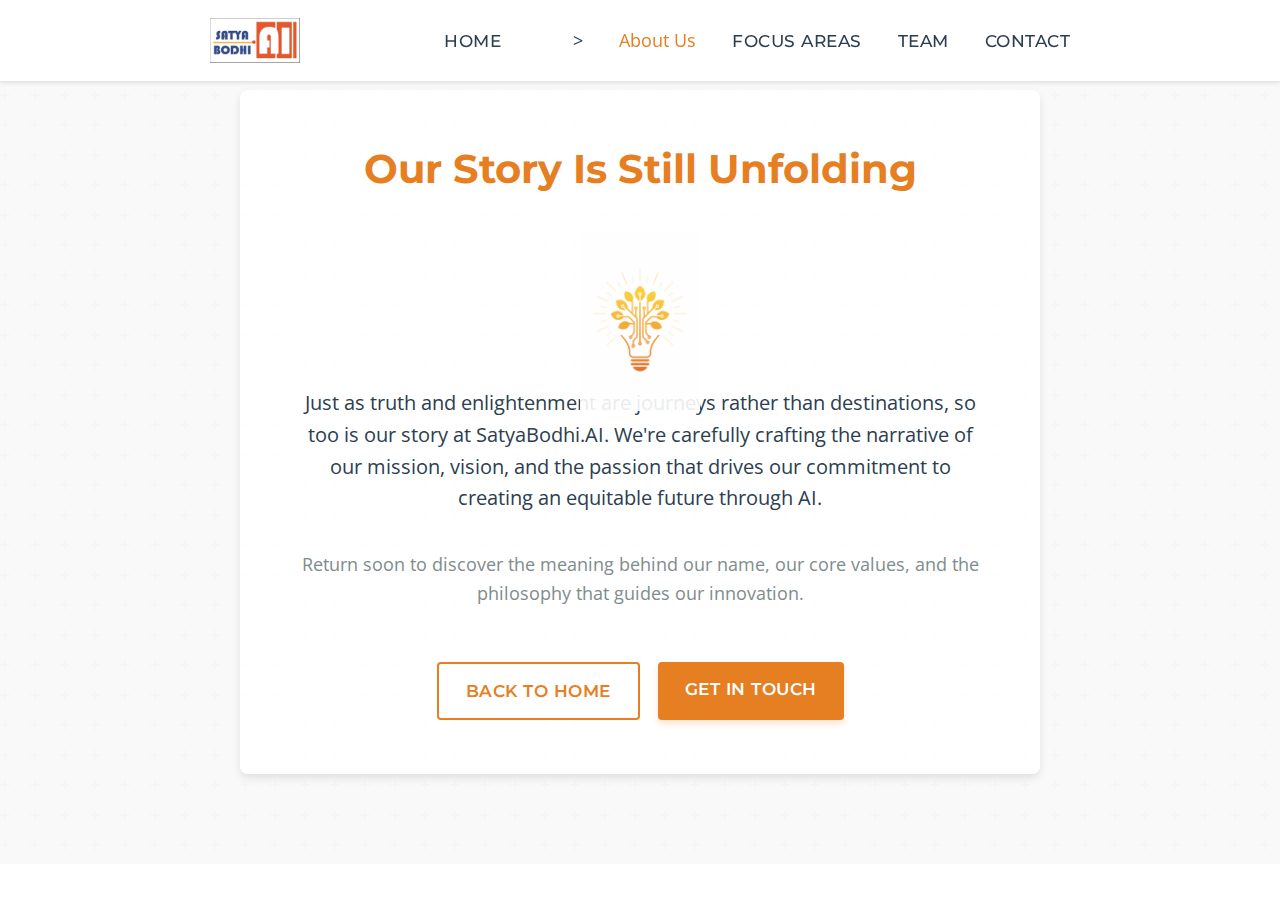
<file: about.html>
<html lang="en">
<head>
  <meta charset="UTF-8">
  <meta name="viewport" content="width=device-width, initial-scale=1.0">
  <meta name="description" content="SatyaBodhi.AI - Illuminating Pathways to a More Equitable Future with Artificial Intelligence. We harness AI for social good in Education, Healthcare, and Legal Assistance.">
  <title>SatyaBodhi.AI - AI for Social Good</title>
  <link rel="stylesheet" href="assets/css/style.css">
  <!-- Google Fonts -->
  <link rel="preconnect" href="https://fonts.googleapis.com">
  <link rel="preconnect" href="https://fonts.gstatic.com" crossorigin>
  <link href="https://fonts.googleapis.com/css2?family=Montserrat:wght@300;400;500;600;700&family=Open+Sans:wght@300;400;500;600&display=swap" rel="stylesheet">
  <!-- Font Awesome -->
  <link rel="stylesheet" href="https://cdnjs.cloudflare.com/ajax/libs/font-awesome/6.4.0/css/all.min.css">
  <!-- Favicon -->
  <link rel="icon" type="image/png" href="assets/images/favicon.png">
</head>
<body>
  <!-- Header with Navigation -->
  <header id="header">
    <div class="container">
      <div class="header-inner">
        <div class="logo">
          <a href="index.html">
            <img src="assets/images/logo.png" alt="SatyaBodhi.AI Logo">
          </a>
        </div>
        <nav class="main-nav">
          <button class="menu-toggle" aria-label="Toggle Menu">
            <span class="hamburger"></span>
          </button>
          <ul class="nav-list">
            <li><a href="index.html">Home</a></li>
            <li class="active"></li>><a href="about.html">About Us</a></li>
            <li><a href="focus.html">Focus Areas</a></li>
            <li><a href="team.html">Team</a></li>
            <li><a href="contact.html">Contact</a></li>
          </ul>
        </nav>
      </div>
    </div>
  </header>

  <!-- Hero Section -->
 

  <div class="coming-soon-container">
  <div class="coming-soon-content">
    <h2 class="coming-soon-title">Our Story Is Still Unfolding</h2>
    <div class="enlightenment-icon-container">
      <img src="assets/images/enlightenment.png" alt="Enlightenment symbol" class="enlightenment-icon pulse-animation">
    </div>
    <p class="coming-soon-message">Just as truth and enlightenment are journeys rather than destinations, so too is our story at SatyaBodhi.AI. We're carefully crafting the narrative of our mission, vision, and the passion that drives our commitment to creating an equitable future through AI.</p>
    <p class="coming-soon-subtext">Return soon to discover the meaning behind our name, our core values, and the philosophy that guides our innovation.</p>
    <div class="coming-soon-cta">
      <a href="index.html" class="btn btn-outline">Back to Home</a>
      <a href="contact.html" class="btn btn-primary">Get In Touch</a>
    </div>
  </div>
</div>
</file>
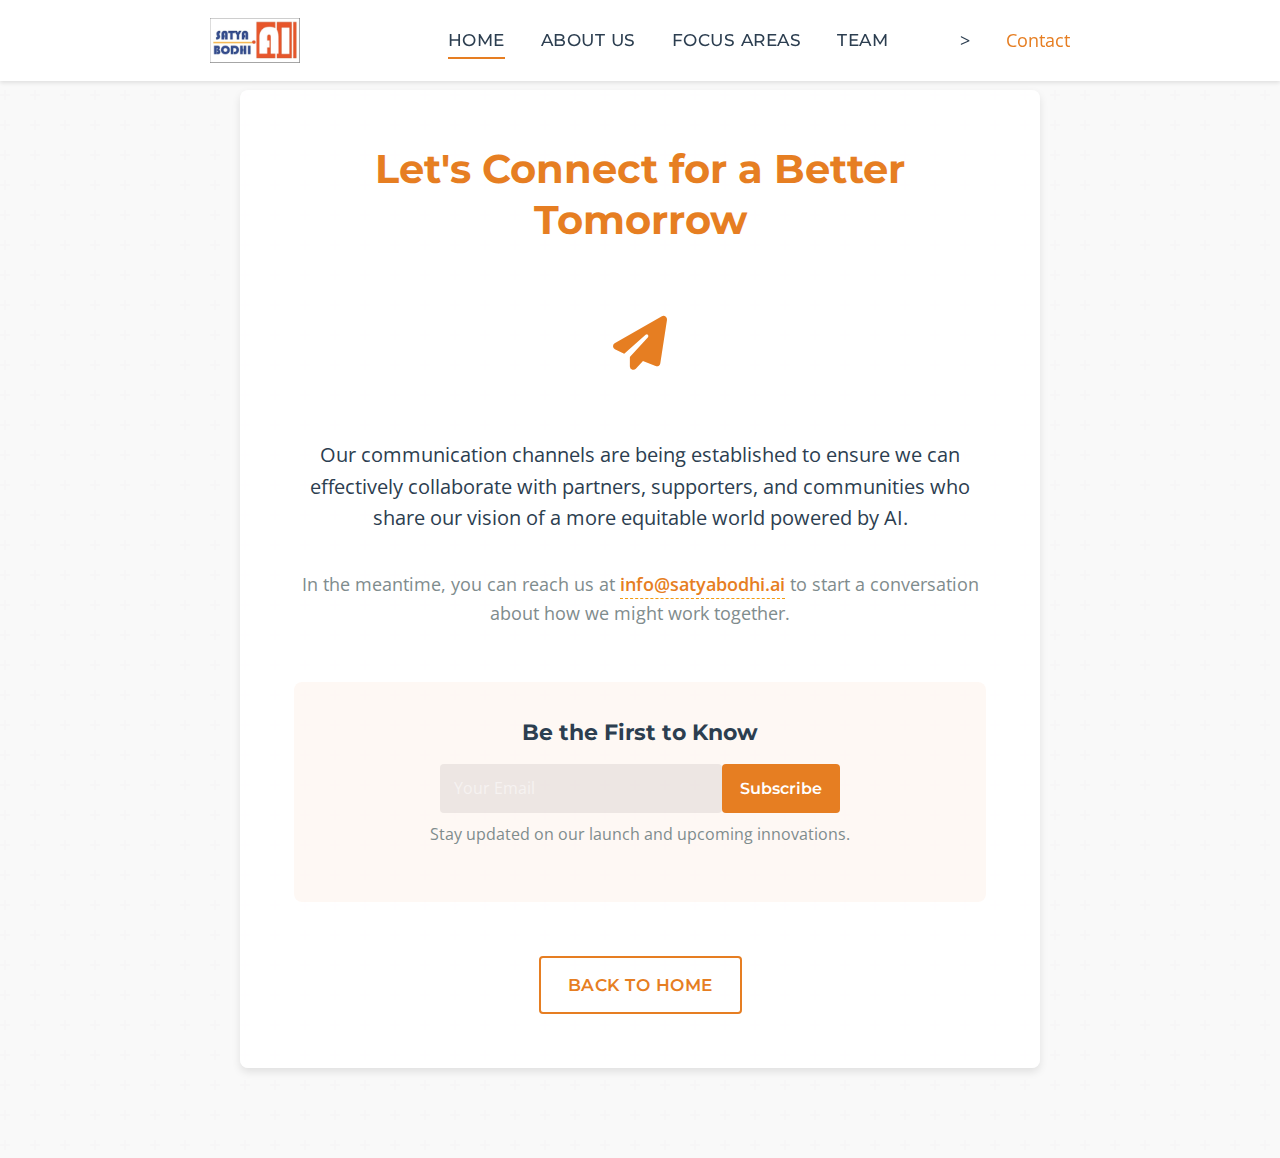
<file: contact.html>
<html lang="en">
<head>
  <meta charset="UTF-8">
  <meta name="viewport" content="width=device-width, initial-scale=1.0">
  <meta name="description" content="SatyaBodhi.AI - Illuminating Pathways to a More Equitable Future with Artificial Intelligence. We harness AI for social good in Education, Healthcare, and Legal Assistance.">
  <title>SatyaBodhi.AI - AI for Social Good</title>
  <link rel="stylesheet" href="assets/css/style.css">
  <!-- Google Fonts -->
  <link rel="preconnect" href="https://fonts.googleapis.com">
  <link rel="preconnect" href="https://fonts.gstatic.com" crossorigin>
  <link href="https://fonts.googleapis.com/css2?family=Montserrat:wght@300;400;500;600;700&family=Open+Sans:wght@300;400;500;600&display=swap" rel="stylesheet">
  <!-- Font Awesome -->
  <link rel="stylesheet" href="https://cdnjs.cloudflare.com/ajax/libs/font-awesome/6.4.0/css/all.min.css">
  <!-- Favicon -->
  <link rel="icon" type="image/png" href="assets/images/favicon.png">
</head>
<body>
  <!-- Header with Navigation -->
  <header id="header">
    <div class="container">
      <div class="header-inner">
        <div class="logo">
          <a href="index.html">
            <img src="assets/images/logo.png" alt="SatyaBodhi.AI Logo">
          </a>
        </div>
        <nav class="main-nav">
          <button class="menu-toggle" aria-label="Toggle Menu">
            <span class="hamburger"></span>
          </button>
          <ul class="nav-list">
            <li class="active"><a href="index.html">Home</a></li>
            <li><a href="about.html">About Us</a></li>
            <li><a href="focus.html">Focus Areas</a></li>
            <li><a href="team.html">Team</a></li>
            <li class="active"></li>><a href="contact.html">Contact</a></li>
          </ul>
        </nav>
      </div>
    </div>
  </header>

  <!-- Hero Section -->
 


<div class="coming-soon-container">
  <div class="coming-soon-content">
    <h2 class="coming-soon-title">Let's Connect for a Better Tomorrow</h2>
    <div class="contact-icon-container">
      <i class="fas fa-paper-plane connect-icon"></i>
    </div>
    <p class="coming-soon-message">Our communication channels are being established to ensure we can effectively collaborate with partners, supporters, and communities who share our vision of a more equitable world powered by AI.</p>
    <p class="coming-soon-subtext">In the meantime, you can reach us at <a href="mailto:info@satyabodhi.ai" class="email-link">info@satyabodhi.ai</a> to start a conversation about how we might work together.</p>
    <div class="newsletter-teaser">
      <h3 class="newsletter-title">Be the First to Know</h3>
      <form class="newsletter-form-simple">
        <input type="email" placeholder="Your Email" class="newsletter-input" required>
        <button type="submit" class="newsletter-btn">Subscribe</button>
      </form>
      <p class="newsletter-note">Stay updated on our launch and upcoming innovations.</p>
    </div>
    <div class="coming-soon-cta">
      <a href="index.html" class="btn btn-outline">Back to Home</a>
    </div>
  </div>
</div>
</file>
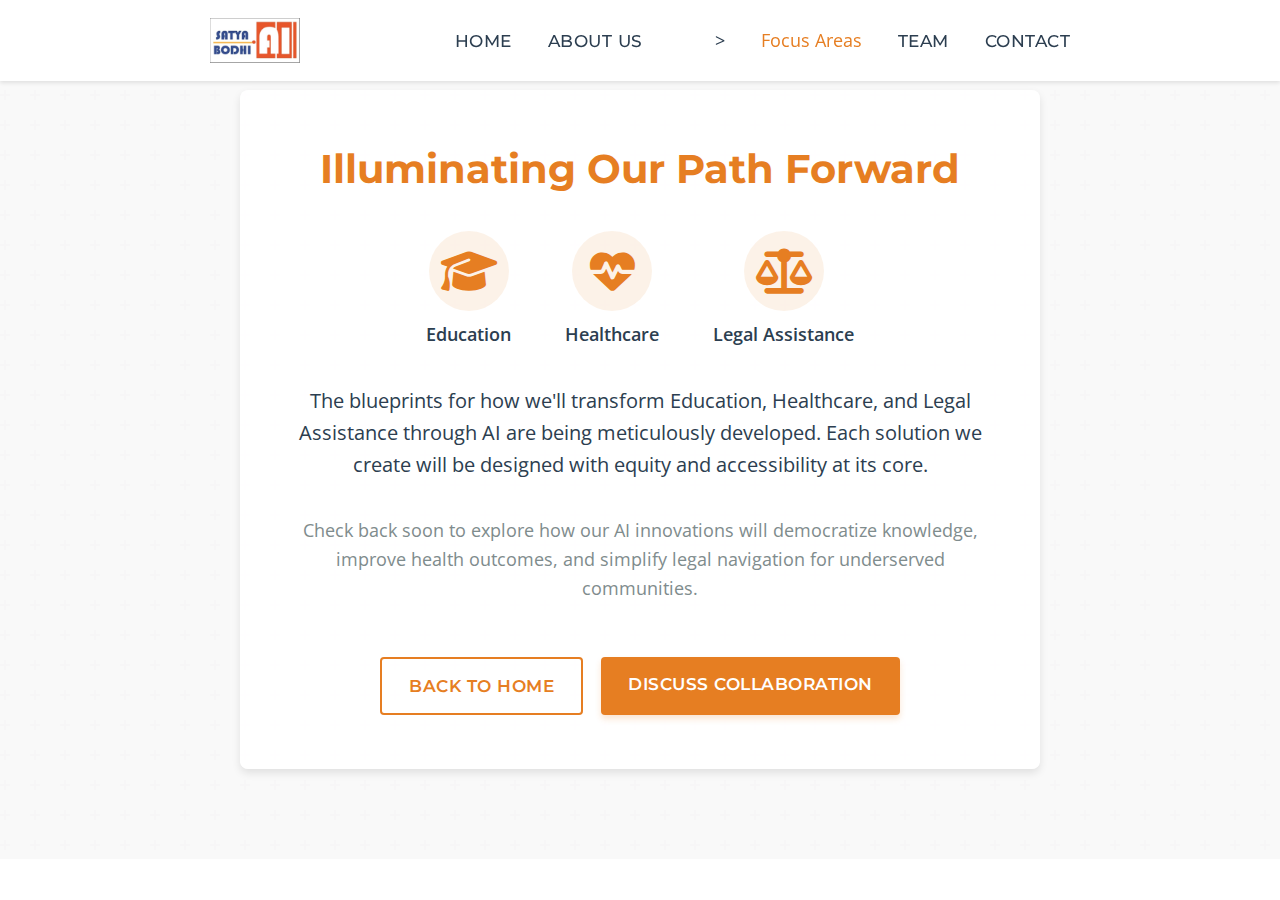
<file: focus.html>
<html lang="en">
<head>
  <meta charset="UTF-8">
  <meta name="viewport" content="width=device-width, initial-scale=1.0">
  <meta name="description" content="SatyaBodhi.AI - Illuminating Pathways to a More Equitable Future with Artificial Intelligence. We harness AI for social good in Education, Healthcare, and Legal Assistance.">
  <title>SatyaBodhi.AI - AI for Social Good</title>
  <link rel="stylesheet" href="assets/css/style.css">
  <!-- Google Fonts -->
  <link rel="preconnect" href="https://fonts.googleapis.com">
  <link rel="preconnect" href="https://fonts.gstatic.com" crossorigin>
  <link href="https://fonts.googleapis.com/css2?family=Montserrat:wght@300;400;500;600;700&family=Open+Sans:wght@300;400;500;600&display=swap" rel="stylesheet">
  <!-- Font Awesome -->
  <link rel="stylesheet" href="https://cdnjs.cloudflare.com/ajax/libs/font-awesome/6.4.0/css/all.min.css">
  <!-- Favicon -->
  <link rel="icon" type="image/png" href="assets/images/favicon.png">
</head>
<body>
  <!-- Header with Navigation -->
  <header id="header">
    <div class="container">
      <div class="header-inner">
        <div class="logo">
          <a href="index.html">
            <img src="assets/images/logo.png" alt="SatyaBodhi.AI Logo">
          </a>
        </div>
        <nav class="main-nav">
          <button class="menu-toggle" aria-label="Toggle Menu">
            <span class="hamburger"></span>
          </button>
          <ul class="nav-list">
            <li><a href="index.html">Home</a></li>
            <li><a href="about.html">About Us</a></li>
            <li class="active"></li>><a href="focus.html">Focus Areas</a></li>
            <li><a href="team.html">Team</a></li>
            <li><a href="contact.html">Contact</a></li>
          </ul>
        </nav>
      </div>
    </div>
  </header>

  <!-- Hero Section -->
 
  

  <div class="coming-soon-container">
  <div class="coming-soon-content">
    <h2 class="coming-soon-title">Illuminating Our Path Forward</h2>
    <div class="focus-icons-container">
      <div class="focus-icon-wrapper">
        <i class="fas fa-graduation-cap"></i>
        <span>Education</span>
      </div>
      <div class="focus-icon-wrapper">
        <i class="fas fa-heartbeat"></i>
        <span>Healthcare</span>
      </div>
      <div class="focus-icon-wrapper">
        <i class="fas fa-balance-scale"></i>
        <span>Legal Assistance</span>
      </div>
    </div>
    <p class="coming-soon-message">The blueprints for how we'll transform Education, Healthcare, and Legal Assistance through AI are being meticulously developed. Each solution we create will be designed with equity and accessibility at its core.</p>
    <p class="coming-soon-subtext">Check back soon to explore how our AI innovations will democratize knowledge, improve health outcomes, and simplify legal navigation for underserved communities.</p>
    <div class="coming-soon-cta">
      <a href="index.html" class="btn btn-outline">Back to Home</a>
      <a href="contact.html" class="btn btn-primary">Discuss Collaboration</a>
    </div>
  </div>
</div>
</file>
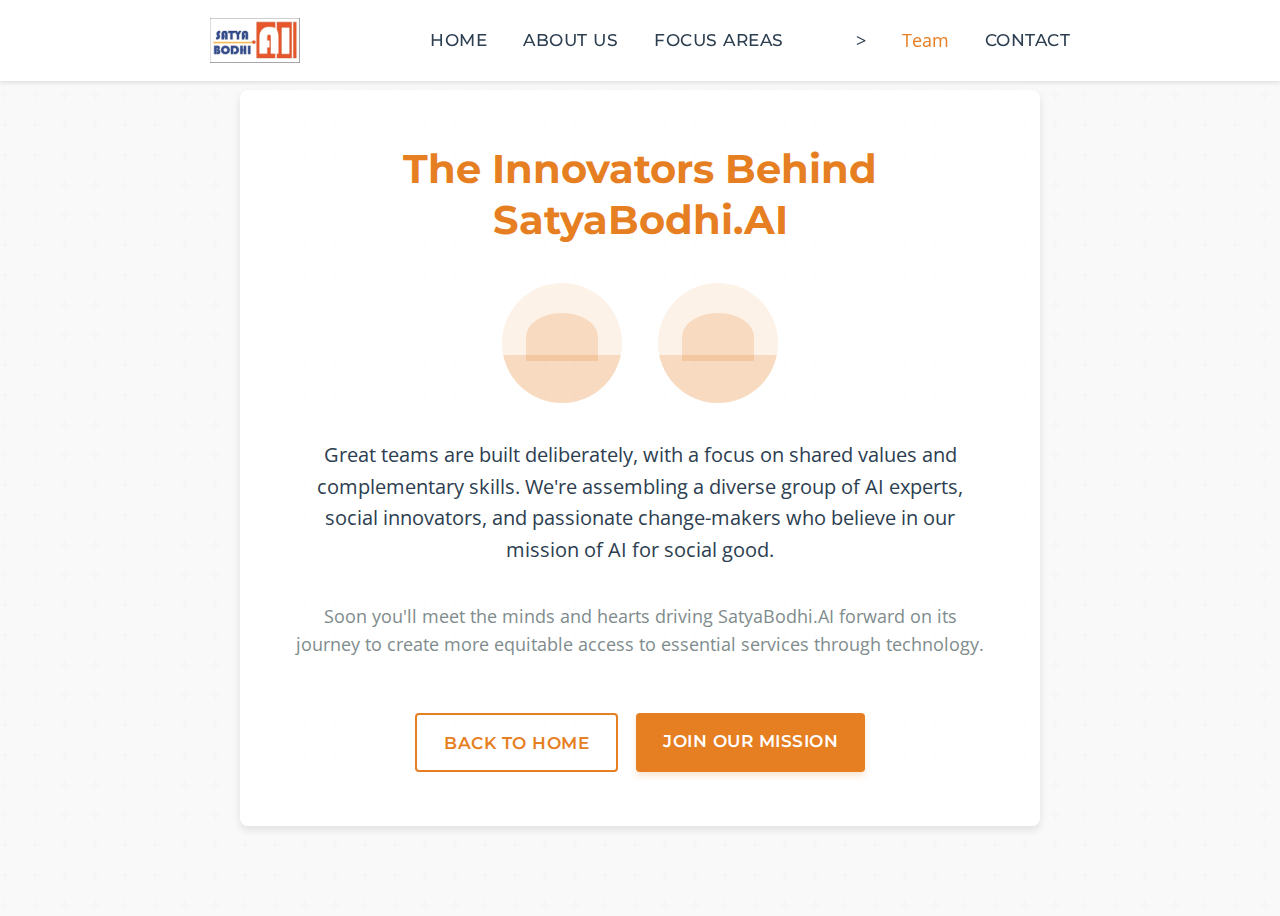
<file: team.html>
<html lang="en">
<head>
  <meta charset="UTF-8">
  <meta name="viewport" content="width=device-width, initial-scale=1.0">
  <meta name="description" content="SatyaBodhi.AI - Illuminating Pathways to a More Equitable Future with Artificial Intelligence. We harness AI for social good in Education, Healthcare, and Legal Assistance.">
  <title>SatyaBodhi.AI - AI for Social Good</title>
  <link rel="stylesheet" href="assets/css/style.css">
  <!-- Google Fonts -->
  <link rel="preconnect" href="https://fonts.googleapis.com">
  <link rel="preconnect" href="https://fonts.gstatic.com" crossorigin>
  <link href="https://fonts.googleapis.com/css2?family=Montserrat:wght@300;400;500;600;700&family=Open+Sans:wght@300;400;500;600&display=swap" rel="stylesheet">
  <!-- Font Awesome -->
  <link rel="stylesheet" href="https://cdnjs.cloudflare.com/ajax/libs/font-awesome/6.4.0/css/all.min.css">
  <!-- Favicon -->
  <link rel="icon" type="image/png" href="assets/images/favicon.png">
</head>
<body>
  <!-- Header with Navigation -->
  <header id="header">
    <div class="container">
      <div class="header-inner">
        <div class="logo">
          <a href="index.html">
            <img src="assets/images/logo.png" alt="SatyaBodhi.AI Logo">
          </a>
        </div>
        <nav class="main-nav">
          <button class="menu-toggle" aria-label="Toggle Menu">
            <span class="hamburger"></span>
          </button>
          <ul class="nav-list">
            <li><a href="index.html">Home</a></li>
            <li><a href="about.html">About Us</a></li>
            <li><a href="focus.html">Focus Areas</a></li>
            <li  class="active"></li>><a href="team.html">Team</a></li>
            <li><a href="contact.html">Contact</a></li>
          </ul>
        </nav>
      </div>
    </div>
  </header>

  <!-- Hero Section -->
  

<div class="coming-soon-container">
  <div class="coming-soon-content">
    <h2 class="coming-soon-title">The Innovators Behind SatyaBodhi.AI</h2>
    <div class="team-silhouettes">
      <div class="team-silhouette"></div>
      <div class="team-silhouette"></div>
      <!-- Additional silhouettes can be added as the team grows -->
    </div>
    <p class="coming-soon-message">Great teams are built deliberately, with a focus on shared values and complementary skills. We're assembling a diverse group of AI experts, social innovators, and passionate change-makers who believe in our mission of AI for social good.</p>
    <p class="coming-soon-subtext">Soon you'll meet the minds and hearts driving SatyaBodhi.AI forward on its journey to create more equitable access to essential services through technology.</p>
    <div class="coming-soon-cta">
      <a href="index.html" class="btn btn-outline">Back to Home</a>
      <a href="contact.html" class="btn btn-primary">Join Our Mission</a>
    </div>
  </div>
</div>
</file>
<file: assets/css/style.css>
/* 
====================================
SatyaBodhi.AI - Main Stylesheet
====================================
Table of Contents:
1. CSS Reset & Base Styles
2. Typography
3. Layout & Containers
4. Header & Navigation
5. Hero Section
6. Mission Section
7. Focus Areas Section
8. Values Section
9. Team Preview Section
10. CTA Banner
11. Footer
12. Buttons & Form Elements
13. Utility Classes
14. Animations
15. Media Queries
====================================
*/

/* 
====================================
1. CSS Reset & Base Styles
====================================
*/
*, *::before, *::after {
  box-sizing: border-box;
  margin: 0;
  padding: 0;
}

:root {
  /* Primary Colors - Based on the SatyaBodhi.AI logo */
  --primary-color: #e67e22; /* Saffron/Orange - from logo */
  --primary-dark: #d35400; /* Darker shade of primary */
  --primary-light: #f39c12; /* Lighter shade of primary */
  
  /* Secondary Colors - Complementary to the primary */
  --secondary-color: #3498db; /* Blue - complementary to orange */
  --secondary-dark: #2980b9; /* Darker shade of secondary */
  --secondary-light: #5dade2; /* Lighter shade of secondary */
  
  /* Accent Colors */
  --accent-color: #2ecc71; /* Green - for growth/enlightenment */
  --accent-dark: #27ae60; /* Darker shade of accent */
  
  /* Neutral Colors */
  --dark: #2c3e50; /* Dark blue/gray for text */
  --medium: #7f8c8d; /* Medium gray for secondary text */
  --light: #ecf0f1; /* Light gray for backgrounds */
  --white: #ffffff; /* White */
  --off-white: #f9f9f9; /* Off-white for subtle backgrounds */
  
  /* Functional Colors */
  --success: #2ecc71; /* Green */
  --warning: #f1c40f; /* Yellow */
  --error: #e74c3c; /* Red */
  --info: #3498db; /* Blue */
  
  /* Typography */
  --heading-font: 'Montserrat', sans-serif;
  --body-font: 'Open Sans', sans-serif;
  
  /* Spacing */
  --spacing-xs: 0.5rem;
  --spacing-sm: 1rem;
  --spacing-md: 2rem;
  --spacing-lg: 3rem;
  --spacing-xl: 5rem;
  
  /* Border Radius */
  --radius-sm: 4px;
  --radius-md: 8px;
  --radius-lg: 16px;
  --radius-full: 999px;
  
  /* Shadows */
  --shadow-sm: 0 2px 4px rgba(0, 0, 0, 0.1);
  --shadow-md: 0 4px 8px rgba(0, 0, 0, 0.1);
  --shadow-lg: 0 8px 16px rgba(0, 0, 0, 0.1);
  
  /* Transitions */
  --transition-fast: 0.2s ease;
  --transition-medium: 0.3s ease;
  --transition-slow: 0.5s ease;
}

html {
  font-size: 16px;
  scroll-behavior: smooth;
}

body {
  font-family: var(--body-font);
  color: var(--dark);
  line-height: 1.6;
  background-color: var(--white);
  overflow-x: hidden;
}

img {
  max-width: 100%;
  height: auto;
  display: block;
}

ul, ol {
  list-style: none;
}

a {
  text-decoration: none;
  color: var(--primary-color);
  transition: color var(--transition-fast);
}

a:hover, a:focus {
  color: var(--primary-dark);
}

/* 
====================================
2. Typography
====================================
*/
h1, h2, h3, h4, h5, h6 {
  font-family: var(--heading-font);
  font-weight: 700;
  line-height: 1.3;
  margin-bottom: var(--spacing-sm);
  color: var(--dark);
}

h1 {
  font-size: 2.5rem;
}

h2 {
  font-size: 2rem;
}

h3 {
  font-size: 1.5rem;
}

h4 {
  font-size: 1.25rem;
}

h5 {
  font-size: 1.125rem;
}

h6 {
  font-size: 1rem;
}

p {
  margin-bottom: var(--spacing-sm);
}

.section-title {
  position: relative;
  margin-bottom: var(--spacing-md);
  font-weight: 600;
}

.section-title::after {
  content: '';
  display: block;
  width: 4rem;
  height: 4px;
  background-color: var(--primary-color);
  margin-top: var(--spacing-xs);
}

.section-title.centered {
  text-align: center;
}

.section-title.centered::after {
  margin-left: auto;
  margin-right: auto;
}

.section-subtitle {
  font-size: 1.1rem;
  color: var(--medium);
  margin-bottom: var(--spacing-md);
  max-width: 800px;
}

.centered {
  text-align: center;
  margin-left: auto;
  margin-right: auto;
}

/* 
====================================
3. Layout & Containers
====================================
*/
.container {
  width: 90%;
  max-width: 1200px;
  margin: 0 auto;
  padding: 0 var(--spacing-sm);
}

section {
  padding: var(--spacing-xl) 0;
  position: relative;
}

.section-content {
  display: flex;
  flex-direction: column;
  gap: var(--spacing-lg);
}

@media (min-width: 768px) {
  .section-content {
    flex-direction: row;
    align-items: center;
  }
}

/* 
====================================
4. Header & Navigation
====================================
*/
#header {
  position: fixed;
  top: 0;
  left: 0;
  width: 100%;
  background-color: rgba(255, 255, 255, 0.95);
  box-shadow: var(--shadow-sm);
  z-index: 1000;
  transition: all var(--transition-medium);
}

#header.scrolled {
  background-color: rgba(255, 255, 255, 0.98);
  box-shadow: var(--shadow-md);
}

.header-inner {
  display: flex;
  justify-content: space-between;
  align-items: center;
  padding: var(--spacing-sm) 0;
}

.logo {
  display: flex;
  align-items: center;
  z-index: 1001;
}

.logo img {
  height: 2.5rem;
  width: auto;
}

.main-nav {
  display: flex;
  align-items: center;
}

.nav-list {
  display: flex;
  gap: var(--spacing-md);
}

.nav-list li a {
  font-family: var(--heading-font);
  font-weight: 500;
  font-size: 0.95rem;
  color: var(--dark);
  padding: var(--spacing-xs) 0;
  position: relative;
  text-transform: uppercase;
  letter-spacing: 0.5px;
}

.nav-list li a::after {
  content: '';
  position: absolute;
  bottom: 0;
  left: 0;
  width: 0;
  height: 2px;
  background-color: var(--primary-color);
  transition: width var(--transition-medium);
}

.nav-list li a:hover::after,
.nav-list li.active a::after {
  width: 100%;
}

.menu-toggle {
  display: none;
  background: none;
  border: none;
  cursor: pointer;
  padding: var(--spacing-xs);
  z-index: 1001;
}

.hamburger {
  display: block;
  position: relative;
  width: 24px;
  height: 18px;
}

.hamburger::before,
.hamburger::after,
.hamburger span {
  content: '';
  position: absolute;
  left: 0;
  width: 100%;
  height: 2px;
  background-color: var(--dark);
  transition: all var(--transition-medium);
}

.hamburger::before {
  top: 0;
}

.hamburger span {
  top: 50%;
  transform: translateY(-50%);
}

.hamburger::after {
  bottom: 0;
}

.menu-open .hamburger::before {
  transform: translateY(8px) rotate(45deg);
}

.menu-open .hamburger span {
  opacity: 0;
}

.menu-open .hamburger::after {
  transform: translateY(-8px) rotate(-45deg);
}

@media (max-width: 767px) {
  .menu-toggle {
    display: block;
  }
  
  .nav-list {
    position: fixed;
    top: 0;
    right: -100%;
    width: 80%;
    max-width: 300px;
    height: 100vh;
    flex-direction: column;
    background-color: var(--white);
    padding: 5rem var(--spacing-md) var(--spacing-md);
    gap: var(--spacing-sm);
    box-shadow: var(--shadow-lg);
    transition: right var(--transition-medium);
    z-index: 1000;
  }
  
  .menu-open .nav-list {
    right: 0;
  }
  
  .nav-list li {
    width: 100%;
  }
  
  .nav-list li a {
    display: block;
    padding: var(--spacing-sm) 0;
    font-size: 1.1rem;
  }
}

/* 
====================================
5. Hero Section
====================================
*/
.hero-section {
  min-height: 100vh;
  display: flex;
  align-items: center;
  padding-top: 80px;
  padding-bottom: 0;
  position: relative;
  background: linear-gradient(135deg, rgba(46, 204, 113, 0.1), rgba(52, 152, 219, 0.1));
  overflow: hidden;
}

.hero-content {
  max-width: 800px;
  margin: 0 auto;
  padding: var(--spacing-xl) 0;
  text-align: center;
  position: relative;
  z-index: 2;
}

.hero-title {
  font-size: 2.5rem;
  margin-bottom: var(--spacing-md);
  color: var(--primary-color);
  text-shadow: 0 1px 2px rbga(0, 0, 0, 0.1);
}

.hero-subtitle {
  font-size: 1.25rem;
  color: var(--secondary-dark);
  margin-bottom: var(--spacing-lg);
  max-width: 700px;
  margin-left: auto;
  margin-right: auto;
}

.hero-cta {
  display: flex;
  flex-wrap: wrap;
  justify-content: center;
  gap: var(--spacing-sm);
  margin-top: var(--spacing-md);
}

.hero-pattern {
  position: absolute;
  top: 0;
  left: 0;
  width: 100%;
  height: 100%;
  background-image:image(asets/image/hero-pattern);
  opacity: 0.5;
  z-index: 1;
}

@media (min-width: 768px) {
  .hero-title {
    font-size: 3rem;
  }
  
  .hero-subtitle {
    font-size: 1.5rem;
  }
}

@media (min-width: 992px) {
  .hero-title {
    font-size: 3.5rem;
  }
}

/* 
====================================
6. Mission Section
====================================
*/
.mission-section {
  background-color: var(--white);
}

.mission-text {
  flex: 1;
}

.mission-image {
  flex: 1;
  display: flex;
  justify-content: center;
  align-items: center;
}

.mission-statement {
  font-size: 1.1rem;
  margin-bottom: var(--spacing-md);
}

.vision-statement {
  color: #e67e22;
}

.enlightenment-graphic {
  position: relative;
  max-width: 400px;
  margin: 0 auto;
}

.enlightenment-icon {
  width: 100%;
  height: auto;
  opacity: 0.9;
}

@media (max-width: 767px) {
  .mission-image {
    margin-top: var(--spacing-md);
  }
  
  .enlightenment-graphic {
    max-width: 300px;
  }
}

/* 
====================================
7. Focus Areas Section
====================================
*/
.focus-areas-section {
  background-color: var(--off-white);
}

.focus-cards {
  display: grid;
  grid-template-columns: 1fr;
  gap: var(--spacing-md);
  margin-top: var(--spacing-lg);
}

.focus-card {
  background-color: var(--white);
  border-radius: var(--radius-md);
  padding: var(--spacing-md);
  box-shadow: var(--shadow-sm);
  transition: transform var(--transition-medium), box-shadow var(--transition-medium);
  display: flex;
  flex-direction: column;
  height: 100%;
}

.focus-card:hover {
  transform: translateY(-5px);
  box-shadow: var(--shadow-md);
}

.focus-icon {
  font-size: 2.5rem;
  color: var(--primary-color);
  margin-bottom: var(--spacing-sm);
  text-align: center;
}

.focus-title {
  text-align: center;
  margin-bottom: var(--spacing-sm);
  color: var(--dark);
}

.focus-desc {
  flex: 1;
  margin-bottom: var(--spacing-md);
}

.focus-link {
  display: inline-flex;
  align-items: center;
  font-weight: 600;
  gap: 0.5rem;
  color: var(--primary-color);
  transition: color var(--transition-fast);
  align-self: flex-start;
}

.focus-link:hover {
  color: var(--primary-dark);
}

.focus-link i {
  font-size: 0.8rem;
  transition: transform var(--transition-fast);
}

.focus-link:hover i {
  transform: translateX(3px);
}

@media (min-width: 768px) {
  .focus-cards {
    grid-template-columns: repeat(2, 1fr);
  }
}

@media (min-width: 992px) {
  .focus-cards {
    grid-template-columns: repeat(3, 1fr);
  }
}

/* 
====================================
8. Values Section
====================================
*/
.values-section {
  background: linear-gradient(135deg, var(--primary-light) 0%, var(--primary-color) 100%);
  color: var(--white);
  position: relative;
  overflow: hidden;
}

.values-content {
  position: relative;
  z-index: 2;
  display: flex;
  flex-direction: column;
  align-items: center;
  gap: var(--spacing-lg);
}

.quote-container {
  max-width: 800px;
  text-align: center;
}

.enlightenment-quote {
  font-size: 1.5rem;
  font-style: italic;
  line-height: 1.6;
  margin-bottom: var(--spacing-sm);
}

.quote-attribution {
  font-weight: 500;
  opacity: 0.9;
}

.values-pillars {
  display: flex;
  flex-wrap: wrap;
  justify-content: center;
  gap: var(--spacing-sm);
  margin-top: var(--spacing-md);
}

.value-pill {
  background-color: rgba(255, 255, 255, 0.2);
  border-radius: var(--radius-full);
  padding: 0.5rem 1.25rem;
  display: flex;
  align-items: center;
  gap: 0.5rem;
  backdrop-filter: blur(5px);
  transition: transform var(--transition-fast), background-color var(--transition-fast);
}

.value-pill:hover {
  transform: translateY(-3px);
  background-color: rgba(255, 255, 255, 0.3);
}

.value-icon {
  font-size: 1rem;
}

.value-name {
  font-weight: 600;
  font-size: 0.9rem;
  text-transform: uppercase;
  letter-spacing: 0.5px;
}

.values-pattern {
  position: absolute;
  top: 0;
  left: 0;
  width: 100%;
  height: 100%;
  background-image: image(asets/image/values-pattern);
  opacity: 0.5;
  z-index: 1;
}

@media (min-width: 768px) {
  .enlightenment-quote {
    font-size: 1.75rem;
  }
}

/* 
====================================
9. Team Preview Section
====================================
*/
.team-preview-section {
  background-color: var(--white);
}

.team-preview {
  display: flex;
  flex-wrap: wrap;
  justify-content: center;
  gap: var(--spacing-lg);
  margin: var(--spacing-lg) 0;
}

.team-member-preview {
  text-align: center;
  flex: 0 0 100%;
  max-width: 250px;
  transition: transform var(--transition-medium);
}

.team-member-preview:hover {
  transform: translateY(-5px);
}

.member-image {
  margin-bottom: var(--spacing-sm);
  position: relative;
  overflow: hidden;
  border-radius: 50%;
  box-shadow: var(--shadow-md);
}

.rounded-image {
  width: 100%;
  aspect-ratio: 1/1;
  object-fit: cover;
  transition: transform var(--transition-medium);
}

.team-member-preview:hover .rounded-image {
  transform: scale(1.05);
}

.member-name {
  font-size: 1.25rem;
  margin-bottom: var(--spacing-xs);
}

.member-role {
  color: var(--medium);
  font-size: 0.9rem;
}

.team-cta {
  text-align: center;
  margin-top: var(--spacing-md);
}

@media (min-width: 768px) {
  .team-member-preview {
    flex: 0 0 calc(50% - var(--spacing-md));
    max-width: 250px;
  }
}

/* 
====================================
10. CTA Banner
====================================
*/
.cta-banner {
  background: linear-gradient(135deg, var(--secondary-color) 0%, var(--secondary-dark) 100%);
  color: var(--white);
  padding: var(--spacing-lg) 0;
}

.cta-content {
  text-align: center;
  max-width: 800px;
  margin: 0 auto;
}

.cta-title {
  color: var(--white);
  margin-bottom: var(--spacing-sm);
  font-size: 2rem;
}

.cta-text {
  opacity: 0.9;
  margin-bottom: var(--spacing-md);
  font-size: 1.1rem;
}

/* 
====================================
11. Footer
====================================
*/
.main-footer {
  background-color: var(--dark);
  color: var(--light);
  padding: var(--spacing-lg) 0 var(--spacing-sm);
}

.footer-content {
  display: grid;
  grid-template-columns: 1fr;
  gap: var(--spacing-lg);
  padding-bottom: var(--spacing-lg);
}

.footer-logo {
  display: flex;
  flex-direction: column;
  align-items: flex-start;
}

.footer-logo-img {
  height: 2.5rem;
  margin-bottom: var(--spacing-xs);
}

.footer-tagline {
  font-size: 0.9rem;
  opacity: 0.8;
}

.footer-links {
  display: grid;
  grid-template-columns: 1fr 1fr;
  gap: var(--spacing-md);
}

.footer-title {
  color: var(--white);
  font-size: 1.1rem;
  margin-bottom: var(--spacing-sm);
  position: relative;
}

.footer-title::after {
  content: '';
  position: absolute;
  bottom: -8px;
  left: 0;
  width: 2rem;
  height: 2px;
  background-color: var(--primary-color);
}

.footer-menu {
  display: flex;
  flex-direction: column;
  gap: 0.5rem;
}

.footer-menu li a {
  color: var(--light);
  font-size: 0.9rem;
  transition: color var(--transition-fast);
}

.footer-menu li a:hover {
  color: var(--primary-light);
}

.social-icons {
  display: flex;
  gap: var(--spacing-sm);
  margin-top: var(--spacing-xs);
}

.social-icon {
  display: flex;
  align-items: center;
  justify-content: center;
  width: 36px;
  height: 36px;
  background-color: rgba(255, 255, 255, 0.1);
  border-radius: 50%;
  color: var(--white);
  font-size: 1rem;
  transition: all var(--transition-fast);
}

.social-icon:hover {
  background-color: var(--primary-color);
  color: var(--white);
  transform: translateY(-3px);
}

.footer-contact {
  display: flex;
  flex-direction: column;
}

.contact-email {
  display: flex;
  align-items: center;
  gap: var(--spacing-xs);
  margin-bottom: var(--spacing-sm);
  font-size: 0.9rem;
}

.newsletter {
  margin-top: var(--spacing-sm);
}

.newsletter-text {
  font-size: 0.9rem;
  margin-bottom: var(--spacing-xs);
}

.newsletter-form {
  display: flex;
  gap: 0.5rem;
}

.newsletter-input {
  flex: 1;
  padding: 0.75rem;
  border: none;
  border-radius: var(--radius-sm);
  background-color: rgba(87, 79, 79, 0.1);
  color: var(--dark);
  font-family: var(--body-font);
  font-size: 0.9rem;
}

.newsletter-input::placeholder {
  color: rgba(255, 255, 255, 0.5);
}

.newsletter-input:focus {
  outline: none;
  background-color: rgba(255, 255, 255, 0.15);
}

.newsletter-btn {
  padding: 0.75rem 1rem;
  background-color: var(--primary-color);
  color: var(--white);
  border: none;
  border-radius: var(--radius-sm);
  font-family: var(--heading-font);
  font-weight: 600;
  font-size: 0.9rem;
  cursor: pointer;
  transition: background-color var(--transition-fast);
}

.newsletter-btn:hover {
  background-color: var(--primary-dark);
}

.footer-bottom {
  border-top: 1px solid rgba(255, 255, 255, 0.1);
  padding-top: var(--spacing-md);
  display: flex;
  flex-direction: column;
  align-items: center;
  gap: var(--spacing-sm);
}

.copyright {
  font-size: 0.85rem;
  opacity: 0.8;
}

.footer-legal {
  display: flex;
  gap: var(--spacing-md);
}

.footer-legal a {
  color: var(--light);
  font-size: 0.85rem;
  opacity: 0.8;
  transition: opacity var(--transition-fast);
}

.footer-legal a:hover {
  opacity: 1;
  color: var(--primary-light);
}

@media (min-width: 768px) {
  .footer-content {
    grid-template-columns: 1fr 2fr 1fr;
  }
  
  .footer-bottom {
    flex-direction: row;
    justify-content: space-between;
  }
}

/* 
====================================
12. Buttons & Form Elements
====================================
*/
.btn {
  display: inline-block;
  padding: 0.75rem 1.5rem;
  border-radius: var(--radius-sm);
  font-family: var(--heading-font);
  font-weight: 600;
  font-size: 0.95rem;
  text-align: center;
  cursor: pointer;
  transition: all var(--transition-fast);
  text-transform: uppercase;
  letter-spacing: 0.5px;
}

.btn-primary {
  background-color: var(--primary-color);
  color: var(--white);
  box-shadow: 0 4px 6px rgba(230, 126, 34, 0.2);
}

.btn-primary:hover, .btn-primary:focus {
  background-color: var(--primary-dark);
  color: var(--white);
  box-shadow: 0 6px 8px rgba(211, 84, 0, 0.3);
  transform: translateY(-2px);
}

.btn-secondary {
  background-color: var(--secondary-color);
  color: var(--white);
  box-shadow: 0 4px 6px rgba(52, 152, 219, 0.2);
}

.btn-secondary:hover, .btn-secondary:focus {
  background-color: var(--secondary-dark);
  color: var(--white);
  box-shadow: 0 6px 8px rgba(41, 128, 185, 0.3);
  transform: translateY(-2px);
}

.btn-outline {
  background-color: transparent;
  color: var(--primary-color);
  border: 2px solid var(--primary-color);
}

.btn-outline:hover, .btn-outline:focus {
  background-color: var(--primary-color);
  color: var(--white);
  transform: translateY(-2px);
}

.btn-large {
  padding: 1rem 2rem;
  font-size: 1.1rem;
}

/* 
====================================
13. Utility Classes
====================================
*/
.text-center {
  text-align: center;
}

.text-right {
  text-align: right;
}

.text-left {
  text-align: left;
}

.text-primary {
  color: var(--primary-color);
}

.text-secondary {
  color: var(--secondary-color);
}

.text-accent {
  color: var(--accent-color);
}

.bg-primary {
  background-color: var(--primary-color);
}

.bg-secondary {
  background-color: var(--secondary-color);
}

.bg-accent {
  background-color: var(--accent-color);
}

.bg-light {
  background-color: var(--light);
}

.bg-dark {
  background-color: var(--dark);
}

.hidden {
  display: none !important;
}

.visually-hidden {
  position: absolute !important;
  width: 1px !important;
  height: 1px !important;
  padding: 0 !important;
  margin: -1px !important;
  overflow: hidden !important;
  clip: rect(0, 0, 0, 0) !important;
  white-space: nowrap !important;
  border: 0 !important;
}

/* 
====================================
14. Animations
====================================
*/
.back-to-top {
  position: fixed;
  bottom: 2rem;
  right: 2rem;
  width: 3rem;
  height: 3rem;
  background-color: var(--primary-color);
  color: var(--white);
  border: none;
  border-radius: 50%;
  display: flex;
  align-items: center;
  justify-content: center;
  cursor: pointer;
  box-shadow: var(--shadow-md);
  opacity: 0;
  transform: translateY(20px);
  transition: opacity var(--transition-medium), transform var(--transition-medium);
  z-index: 999;
}

.back-to-top.visible {
  opacity: 1;
  transform: translateY(0);
}

.back-to-top:hover {
  background-color: var(--primary-dark);
}

@keyframes fadeIn {
  from {
    opacity: 0;
    transform: translateY(20px);
  }
  to {
    opacity: 1;
    transform: translateY(0);
  }
}

.fade-in {
  animation: fadeIn 1s ease forwards;
}

.fade-in-delay-1 {
  animation: fadeIn 1s ease 0.2s forwards;
  opacity: 0;
}

.fade-in-delay-2 {
  animation: fadeIn 1s ease 0.4s forwards;
  opacity: 0;
}

.fade-in-delay-3 {
  animation: fadeIn 1s ease 0.6s forwards;
  opacity: 0;
}

/* 
====================================
15. Media Queries
====================================
*/
/* Small devices (landscape phones, 576px and up) */
@media (min-width: 576px) {
  html {
    font-size: 17px;
  }
  
  .container {
    width: 85%;
  }
}

/* Medium devices (tablets, 768px and up) */
@media (min-width: 768px) {
  html {
    font-size: 17px;
  }
  
  h1 {
    font-size: 3rem;
  }
  
  h2 {
    font-size: 2.25rem;
  }
  
  h3 {
    font-size: 1.75rem;
  }
  
  .container {
    width: 80%;
  }
  
  .section-content {
    flex-direction: row;
  }
  
  .mission-text, 
  .mission-image {
    flex: 1;
  }
}

/* Large devices (desktops, 992px and up) */
@media (min-width: 992px) {
  html {
    font-size: 18px;
  }
  
  .container {
    width: 75%;
  }
}

/* Extra large devices (large desktops, 1200px and up) */
@media (min-width: 1200px) {
  .container {
    width: 70%;
    max-width: 1400px;
  }
}








/* coming soon page style for all other page */


/* 
====================================
Coming Soon Pages Styling
====================================
*/
.coming-soon-container {
  min-height: calc(100vh - 200px);
  display: flex;
  align-items: center;
  justify-content: center;
  padding: var(--spacing-xl) 0;
  background-color: var(--off-white);
  position: relative;
  overflow: hidden;
}

.coming-soon-container::before {
  content: '';
  position: absolute;
  top: 0;
  left: 0;
  width: 100%;
  height: 100%;
  background-image: url("data:image/svg+xml,%3Csvg width='60' height='60' viewBox='0 0 60 60' xmlns='http://www.w3.org/2000/svg'%3E%3Cg fill='none' fill-rule='evenodd'%3E%3Cg fill='%239C92AC' fill-opacity='0.05'%3E%3Cpath d='M36 34v-4h-2v4h-4v2h4v4h2v-4h4v-2h-4zm0-30V0h-2v4h-4v2h4v4h2V6h4V4h-4zM6 34v-4H4v4H0v2h4v4h2v-4h4v-2H6zM6 4V0H4v4H0v2h4v4h2V6h4V4H6z'/%3E%3C/g%3E%3C/g%3E%3C/svg%3E");
  opacity: 0.5;
  z-index: 1;
}

.coming-soon-content {
  max-width: 800px;
  margin: 0 auto;
  text-align: center;
  padding: var(--spacing-lg);
  background-color: rgba(255, 255, 255, 0.9);
  border-radius: var(--radius-md);
  box-shadow: var(--shadow-md);
  position: relative;
  z-index: 2;
}

.coming-soon-title {
  color: var(--primary-color);
  margin-bottom: var(--spacing-md);
  font-size: 2.2rem;
}

.coming-soon-message {
  font-size: 1.1rem;
  margin-bottom: var(--spacing-md);
  color: var(--dark);
}

.coming-soon-subtext {
  font-size: 1rem;
  color: var(--medium);
  margin-bottom: var(--spacing-lg);
}

.coming-soon-cta {
  display: flex;
  gap: var(--spacing-sm);
  justify-content: center;
  margin-top: var(--spacing-lg);
}

/* Enlightenment Icon Animation */
.enlightenment-icon-container {
  margin: var(--spacing-md) auto;
  width: 120px;
  height: 120px;
}

.pulse-animation {
  animation: pulse 2s infinite;
}

@keyframes pulse {
  0% {
    transform: scale(1);
    opacity: 1;
  }
  50% {
    transform: scale(1.05);
    opacity: 0.8;
  }
  100% {
    transform: scale(1);
    opacity: 1;
  }
}

/* Focus Icons Styling */
.focus-icons-container {
  display: flex;
  justify-content: center;
  gap: var(--spacing-lg);
  margin: var(--spacing-md) 0;
  flex-wrap: wrap;
}

.focus-icon-wrapper {
  display: flex;
  flex-direction: column;
  align-items: center;
  gap: var(--spacing-xs);
}

.focus-icon-wrapper i {
  font-size: 2.5rem;
  color: var(--primary-color);
  background-color: rgba(230, 126, 34, 0.1);
  width: 80px;
  height: 80px;
  border-radius: 50%;
  display: flex;
  align-items: center;
  justify-content: center;
  transition: all var(--transition-medium);
}

.focus-icon-wrapper:hover i {
  transform: translateY(-5px);
  background-color: rgba(230, 126, 34, 0.2);
}

.focus-icon-wrapper span {
  font-weight: 600;
  color: var(--dark);
}

/* Team Silhouettes */
.team-silhouettes {
  display: flex;
  justify-content: center;
  gap: var(--spacing-md);
  margin: var(--spacing-md) 0;
}

.team-silhouette {
  width: 120px;
  height: 120px;
  border-radius: 50%;
  background-color: rgba(230, 126, 34, 0.1);
  position: relative;
  overflow: hidden;
}

.team-silhouette::after {
  content: '';
  position: absolute;
  top: 25%;
  left: 50%;
  transform: translateX(-50%);
  width: 60%;
  height: 40%;
  background-color: rgba(230, 126, 34, 0.2);
  border-radius: 50% 50% 0 0;
}

.team-silhouette::before {
  content: '';
  position: absolute;
  top: 60%;
  left: 0;
  width: 100%;
  height: 50%;
  background-color: rgba(230, 126, 34, 0.2);
  border-radius: 0 0 50% 50%;
}

/* Contact Icon */
.contact-icon-container {
  margin: var(--spacing-md) auto;
  width: 120px;
  height: 120px;
  display: flex;
  align-items: center;
  justify-content: center;
}

.connect-icon {
  font-size: 3rem;
  color: var(--primary-color);
  animation: float 3s ease-in-out infinite;
}

@keyframes float {
  0% {
    transform: translateY(0px);
  }
  50% {
    transform: translateY(-10px);
  }
  100% {
    transform: translateY(0px);
  }
}

.email-link {
  color: var(--primary-color);
  font-weight: 600;
  border-bottom: 1px dashed var(--primary-light);
  padding-bottom: 2px;
  transition: all var(--transition-fast);
}

.email-link:hover {
  color: var(--primary-dark);
  border-bottom-style: solid;
}

/* Newsletter Teaser */
.newsletter-teaser {
  background-color: rgba(230, 126, 34, 0.05);
  padding: var(--spacing-md);
  border-radius: var(--radius-md);
  margin: var(--spacing-lg) 0;
}

.newsletter-title {
  font-size: 1.2rem;
  margin-bottom: var(--spacing-sm);
  color: var(--dark);
}

.newsletter-form-simple {
  display: flex;
  max-width: 400px;
  margin: 0 auto;
}

.newsletter-note {
  font-size: 0.9rem;
  color: var(--medium);
  margin-top: var(--spacing-xs);
}

/* Responsive Adjustments */
@media (max-width: 768px) {
  .coming-soon-title {
    font-size: 1.8rem;
  }
  
  .focus-icons-container {
    gap: var(--spacing-md);
  }
  
  .coming-soon-cta {
    flex-direction: column;
    align-items: center;
  }
  
  .newsletter-form-simple {
    flex-direction: column;
    gap: var(--spacing-xs);
  }
  
  .newsletter-btn {
    width: 100%;
  }
}
</file>
